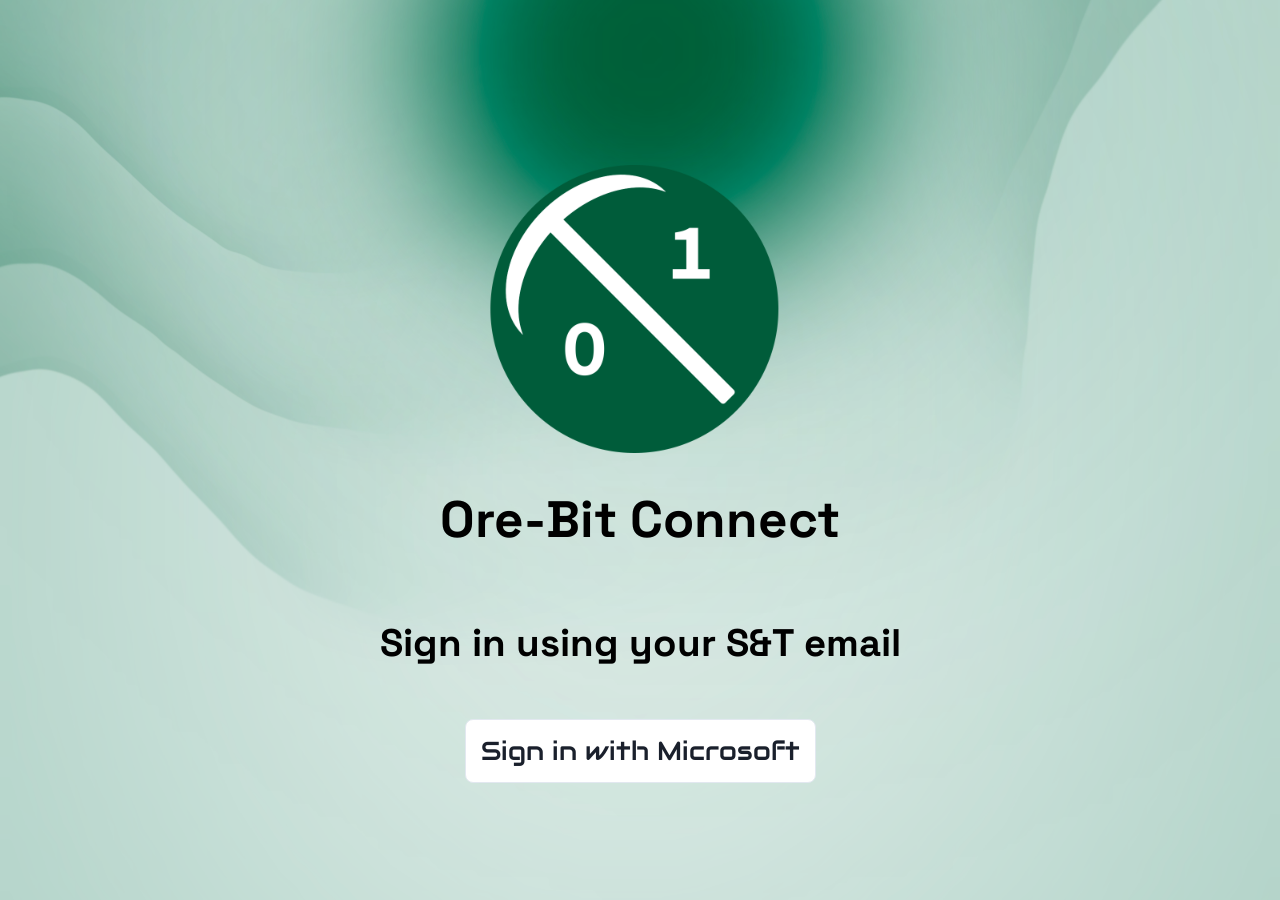
<file: Frontend/index.html>
<!DOCTYPE html>
<html lang="en">
<head>
    <meta charset="UTF-8">
    <meta name="viewport" content="width=device-width, initial-scale=1.0">
    <link rel="stylesheet" href="styles/base.css">
    <link rel="preconnect" href="https://fonts.googleapis.com">
    <link rel="preconnect" href="https://fonts.gstatic.com" crossorigin>
    <link href="https://fonts.googleapis.com/css2?family=Audiowide&family=Space+Grotesk:wght@300..700&display=swap" rel="stylesheet">
    <title>Ore-Bit Connect</title>
    <style>
        body {
            background-image: url('images/bg.png');
            background-repeat: no-repeat;
            background-position: center; 
            background-size: cover;
        }
        </style>
</head>
<body>
    <div class="login-container">
        <img src=images/logo.png />  <!--Ore-Bit Logo-->
        <h1>Ore-Bit Connect</h1>
        <h2>Sign in using your S&T email</h2>
        <a href="home.html" id="microsoftLogin"> <!--placeholder for backend auth-->
            Sign in with Microsoft
        </a>
    </div>
</body>
</html>
</file>
<file: Frontend/styles/base.css>
body {
    background-repeat: no-repeat;
    background-position: center; 
    background-size: cover;
}

div {
    padding: 50px;
    text-align: center;
    display: flex;
    flex-direction: column;
    align-items: center;
    justify-content: center;
}

/* Page headers */

.login-container, .events-container h1{
    font-family: 'Audiowide';
    font-size: 5vw;
}

.login-container, .events-container h2{
    font-family: 'Space Grotesk';
    font-size: 3.5vw;
}

.login-container, .events-container h6{
    font-family: 'Space Grotesk';
    margin-bottom: 10px;
    margin-top: 40px;
    font-size: 2vw;
}

/* Login page logo */

.login-container img{
    max-width: 30vw;
    height: auto;
    margin-top: 75px;
}

#microsoftLogin {
    font-family: 'Audiowide';
    margin-top: 20px;
    padding: 15px;
    border: 1.5px solid #e2e8f0;
    border-radius: 8px;
    background-color: #ffffff;
    color: #1a202c;
    font-size: 2vw;
    transition: all 0.25s ease-in-out;
    text-decoration: none;
}

#microsoftLogin:hover {
    outline: none;
    border-color: #0b5522;
    box-shadow: 0 0 0 4px rgba(10, 75, 37, 0.15);
    background-color: rgb(219, 219, 219);
}
</file>
